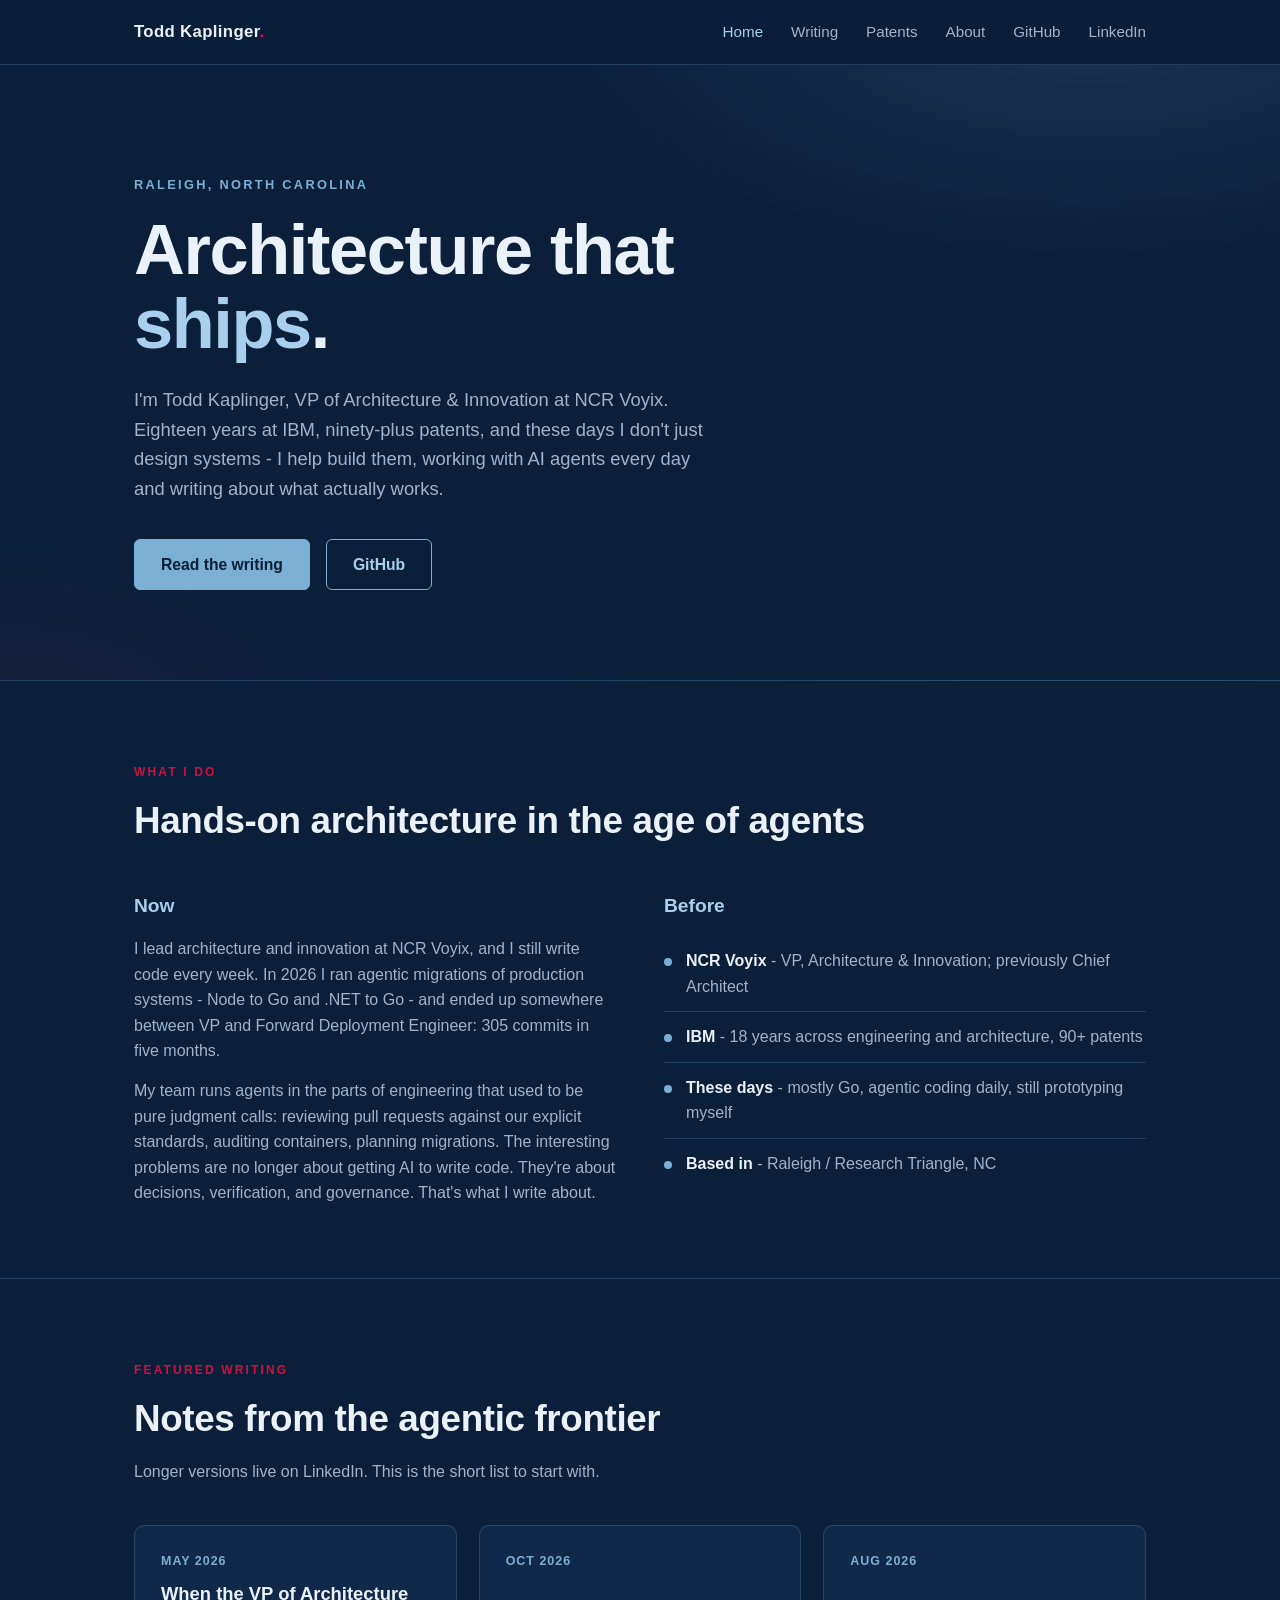
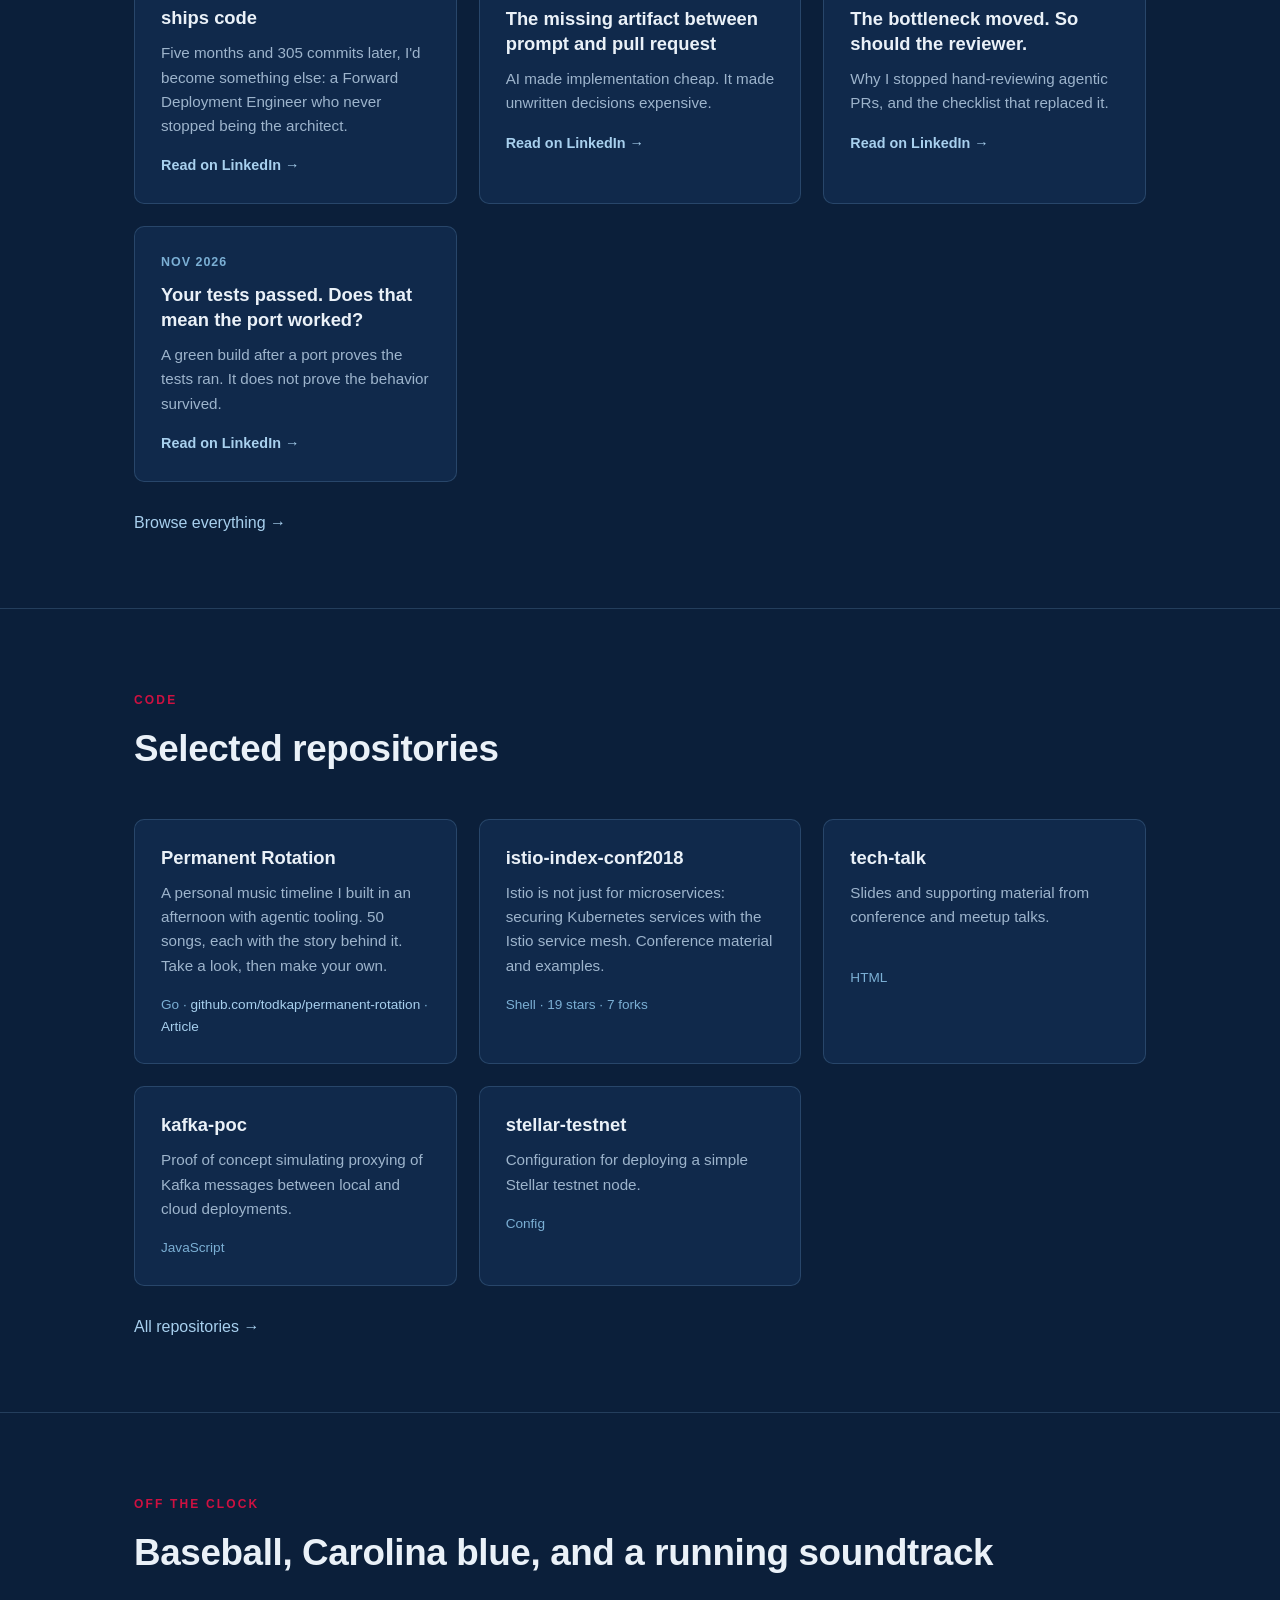
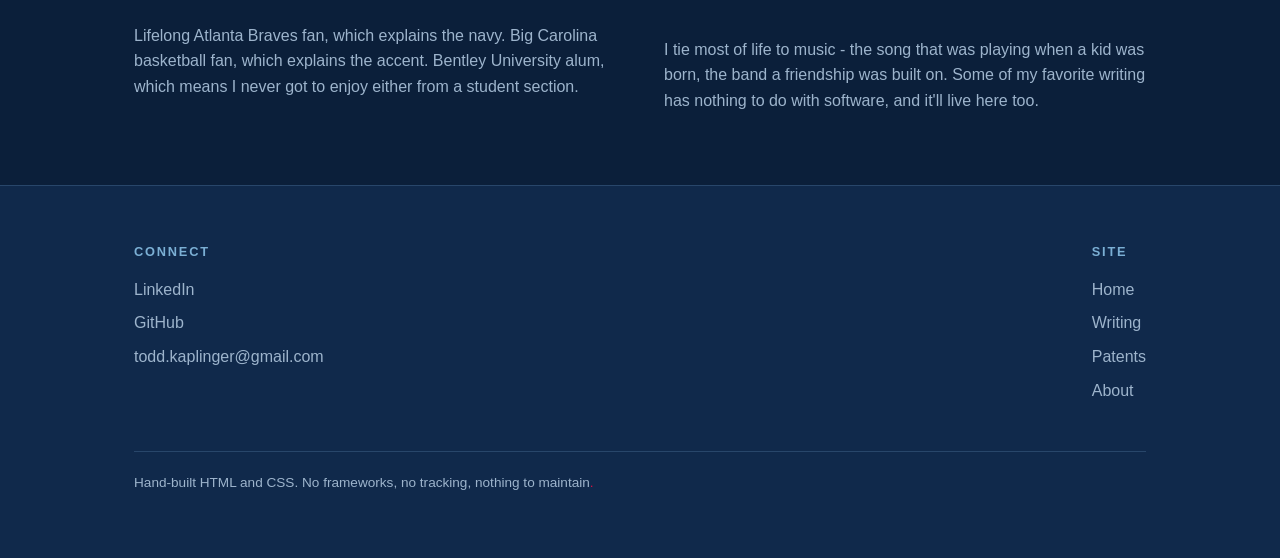
<file: index.html>
<!DOCTYPE html>
<html lang="en">
<head>
<meta charset="utf-8">
<meta name="viewport" content="width=device-width, initial-scale=1">
<title>Todd Kaplinger | Architecture that ships.</title>
<meta name="description" content="Todd Kaplinger: VP of Architecture & Innovation, hands-on architect writing about agentic engineering.">
<meta property="og:type" content="website">
<meta property="og:site_name" content="Todd Kaplinger">
<meta property="og:title" content="Todd Kaplinger | Architecture that ships.">
<meta property="og:description" content="Hands-on architecture, agentic engineering, and lessons from building production systems.">
<meta property="og:image" content="https://todkap.github.io/og.png">
<meta property="og:image:type" content="image/png">
<meta property="og:image:width" content="1200">
<meta property="og:image:height" content="630">
<meta property="og:image:alt" content="Todd Kaplinger. Architecture that ships. Agentic engineering. Systems. Teams.">
<meta name="twitter:card" content="summary_large_image">
<meta name="twitter:title" content="Todd Kaplinger | Architecture that ships.">
<meta name="twitter:description" content="Hands-on architecture, agentic engineering, and lessons from building production systems.">
<meta name="twitter:image" content="https://todkap.github.io/og.png">
<meta name="twitter:image:alt" content="Todd Kaplinger. Architecture that ships. Agentic engineering. Systems. Teams.">
<link rel="stylesheet" href="styles.css">
</head>
<body>

<nav>
  <div class="wrap">
    <a class="brand" href="index.html">Todd Kaplinger<span class="dot">.</span></a>
    <ul>
      <li><a href="index.html" class="active">Home</a></li>
      <li><a href="writing.html">Writing</a></li>
      <li><a href="patents.html">Patents</a></li>
      <li><a href="about.html">About</a></li>
      <li><a href="https://github.com/todkap">GitHub</a></li>
      <li><a href="https://www.linkedin.com/in/toddkaplinger/">LinkedIn</a></li>
    </ul>
  </div>
</nav>

<header class="hero">
  <div class="wrap">
    <p class="kicker">Raleigh, North Carolina</p>
    <h1>Architecture that <span class="accent">ships</span>.</h1>
    <p class="lede">
      I'm Todd Kaplinger, VP of Architecture &amp; Innovation at NCR Voyix.
      Eighteen years at IBM, ninety-plus patents, and these days I don't just
      design systems - I help build them, working with AI agents every day and
      writing about what actually works.
    </p>
    <div class="cta-row">
      <a class="btn" href="writing.html">Read the writing</a>
      <a class="btn ghost" href="https://github.com/todkap">GitHub</a>
    </div>
  </div>
</header>

<section id="work">
  <div class="wrap">
    <div class="section-head">
      <p class="eyebrow">What I do</p>
      <h2>Hands-on architecture in the age of agents</h2>
    </div>
    <div class="split">
      <div>
        <h3>Now</h3>
        <p>
          I lead architecture and innovation at NCR Voyix, and I still write
          code every week. In 2026 I ran agentic migrations of production
          systems - Node to Go and .NET to Go - and ended up somewhere between
          VP and Forward Deployment Engineer: 305 commits in five months.
        </p>
        <p>
          My team runs agents in the parts of engineering that used to be pure
          judgment calls: reviewing pull requests against our explicit
          standards, auditing containers, planning migrations. The interesting
          problems are no longer about getting AI to write code. They're about
          decisions, verification, and governance. That's what I write about.
        </p>
      </div>
      <div>
        <h3>Before</h3>
        <ul>
          <li><strong>NCR Voyix</strong> - VP, Architecture &amp; Innovation; previously Chief Architect</li>
          <li><strong>IBM</strong> - 18 years across engineering and architecture, 90+ patents</li>
          <li><strong>These days</strong> - mostly Go, agentic coding daily, still prototyping myself</li>
          <li><strong>Based in</strong> - Raleigh / Research Triangle, NC</li>
        </ul>
      </div>
    </div>
  </div>
</section>

<section id="featured">
  <div class="wrap">
    <div class="section-head">
      <p class="eyebrow">Featured writing</p>
      <h2>Notes from the agentic frontier</h2>
      <p>Longer versions live on LinkedIn. This is the short list to start with.</p>
    </div>
    <div class="cards">
      <article class="card">
        <p class="date">May 2026</p>
        <h3><a href="https://www.linkedin.com/pulse/when-vp-architecture-ships-code-my-unexpected-forward-todd-kaplinger-bn3xe/">When the VP of Architecture ships code</a></h3>
        <p>Five months and 305 commits later, I'd become something else: a Forward Deployment Engineer who never stopped being the architect.</p>
        <p class="more"><a href="https://www.linkedin.com/pulse/when-vp-architecture-ships-code-my-unexpected-forward-todd-kaplinger-bn3xe/">Read on LinkedIn &rarr;</a></p>
      </article>
      <article class="card">
        <p class="date">Oct 2026</p>
        <h3><a href="https://www.linkedin.com/pulse/missing-artifact-between-prompt-pull-request-todd-kaplinger-ycjhe/">The missing artifact between prompt and pull request</a></h3>
        <p>AI made implementation cheap. It made unwritten decisions expensive.</p>
        <p class="more"><a href="https://www.linkedin.com/pulse/missing-artifact-between-prompt-pull-request-todd-kaplinger-ycjhe/">Read on LinkedIn &rarr;</a></p>
      </article>
      <article class="card">
        <p class="date">Aug 2026</p>
        <h3><a href="https://www.linkedin.com/posts/toddkaplinger_stop-hand-reviewing-agentic-prs-activity-7493280458064023552-YL2f">The bottleneck moved. So should the reviewer.</a></h3>
        <p>Why I stopped hand-reviewing agentic PRs, and the checklist that replaced it.</p>
        <p class="more"><a href="https://www.linkedin.com/posts/toddkaplinger_stop-hand-reviewing-agentic-prs-activity-7493280458064023552-YL2f">Read on LinkedIn &rarr;</a></p>
      </article>
      <article class="card">
        <p class="date">Nov 2026</p>
        <h3><a href="https://www.linkedin.com/pulse/your-tests-passed-does-mean-port-worked-todd-kaplinger-5mfee/">Your tests passed. Does that mean the port worked?</a></h3>
        <p>A green build after a port proves the tests ran. It does not prove the behavior survived.</p>
        <p class="more"><a href="https://www.linkedin.com/pulse/your-tests-passed-does-mean-port-worked-todd-kaplinger-5mfee/">Read on LinkedIn &rarr;</a></p>
      </article>
    </div>
    <p style="margin-top:28px"><a href="writing.html">Browse everything &rarr;</a></p>
  </div>
</section>

<section id="code">
  <div class="wrap">
    <div class="section-head">
      <p class="eyebrow">Code</p>
      <h2>Selected repositories</h2>
    </div>
    <div class="cards">
      <article class="card">
        <h3><a href="https://todkap.github.io/permanent-rotation/">Permanent Rotation</a></h3>
        <p>A personal music timeline I built in an afternoon with agentic tooling. 50 songs, each with the story behind it. Take a look, then make your own.</p>
        <p class="meta">Go &middot; <a href="https://github.com/todkap/permanent-rotation">github.com/todkap/permanent-rotation</a> &middot; <a href="https://www.linkedin.com/pulse/permanent-rotation-agentic-project-end-year-todd-kaplinger-nky5c/">Article</a></p>
      </article>
      <article class="card">
        <h3><a href="https://github.com/todkap/istio-index-conf2018">istio-index-conf2018</a></h3>
        <p>Istio is not just for microservices: securing Kubernetes services with the Istio service mesh. Conference material and examples.</p>
        <p class="meta">Shell &middot; 19 stars &middot; 7 forks</p>
      </article>
      <article class="card">
        <h3><a href="https://github.com/todkap/tech-talk">tech-talk</a></h3>
        <p>Slides and supporting material from conference and meetup talks.</p>
        <p class="meta">HTML</p>
      </article>
      <article class="card">
        <h3><a href="https://github.com/todkap/kafka-poc">kafka-poc</a></h3>
        <p>Proof of concept simulating proxying of Kafka messages between local and cloud deployments.</p>
        <p class="meta">JavaScript</p>
      </article>
      <article class="card">
        <h3><a href="https://github.com/todkap/stellar-testnet">stellar-testnet</a></h3>
        <p>Configuration for deploying a simple Stellar testnet node.</p>
        <p class="meta">Config</p>
      </article>
    </div>
    <p style="margin-top:28px"><a href="https://github.com/todkap?tab=repositories">All repositories &rarr;</a></p>
  </div>
</section>

<section id="offclock">
  <div class="wrap">
    <div class="section-head">
      <p class="eyebrow">Off the clock</p>
      <h2>Baseball, Carolina blue, and a running soundtrack</h2>
    </div>
    <div class="split">
      <p>
        Lifelong Atlanta Braves fan, which explains the navy. Big Carolina
        basketball fan, which explains the accent. Bentley University alum,
        which means I never got to enjoy either from a student section.
      </p>
      <p>
        I tie most of life to music - the song that was playing when a kid was
        born, the band a friendship was built on. Some of my favorite writing
        has nothing to do with software, and it'll live here too.
      </p>
    </div>
  </div>
</section>

<footer>
  <div class="wrap">
    <div class="cols">
      <div>
        <h4>Connect</h4>
        <ul>
          <li><a href="https://www.linkedin.com/in/toddkaplinger/">LinkedIn</a></li>
          <li><a href="https://github.com/todkap">GitHub</a></li>
          <li><a href="mailto:todd.kaplinger@gmail.com">todd.kaplinger@gmail.com</a></li>
        </ul>
      </div>
      <div>
        <h4>Site</h4>
        <ul>
          <li><a href="index.html">Home</a></li>
          <li><a href="writing.html">Writing</a></li>
          <li><a href="patents.html">Patents</a></li>
      <li><a href="about.html">About</a></li>
        </ul>
      </div>
    </div>
    <p class="note">Hand-built HTML and CSS. No frameworks, no tracking, nothing to maintain<span class="dot">.</span></p>
  </div>
</footer>

</body>
</html>
</file>
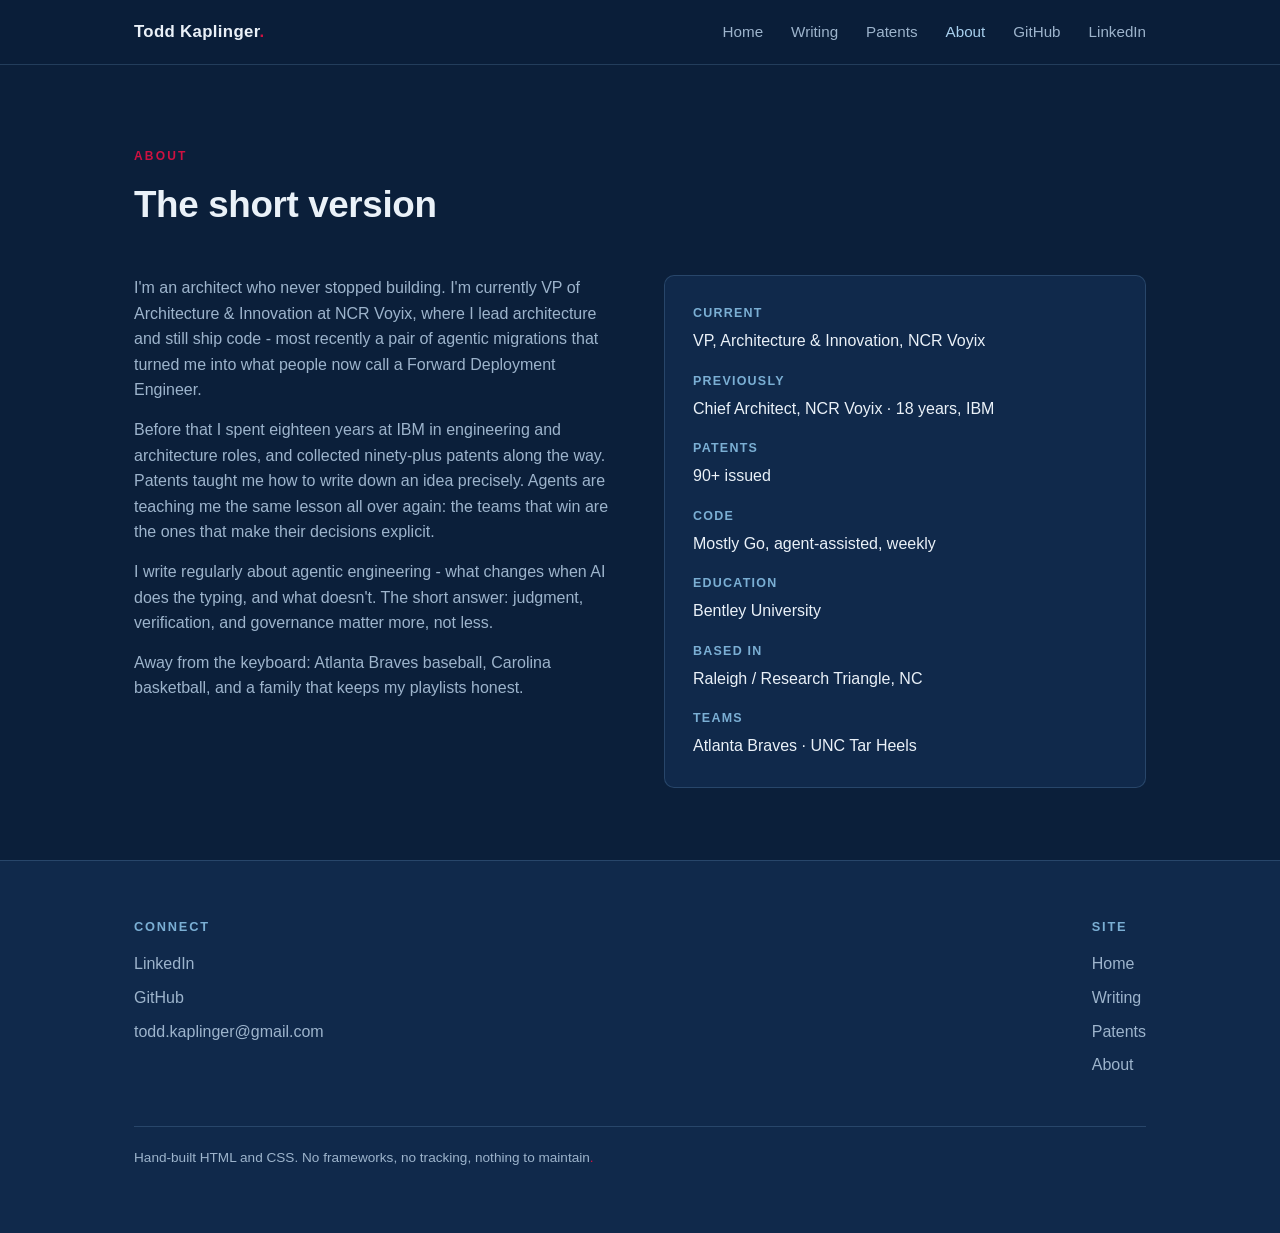
<file: about.html>
<!DOCTYPE html>
<html lang="en">
<head>
<meta charset="utf-8">
<meta name="viewport" content="width=device-width, initial-scale=1">
<title>About - Todd Kaplinger</title>
<meta name="description" content="About Todd Kaplinger: architect, builder, writer.">
<meta property="og:type" content="website">
<meta property="og:site_name" content="Todd Kaplinger">
<meta property="og:title" content="About | Todd Kaplinger">
<meta property="og:description" content="Architect, builder, and writer. The background behind Architecture that ships.">
<meta property="og:image" content="https://todkap.github.io/og.png">
<meta property="og:image:type" content="image/png">
<meta property="og:image:width" content="1200">
<meta property="og:image:height" content="630">
<meta property="og:image:alt" content="Todd Kaplinger. Architecture that ships. Agentic engineering. Systems. Teams.">
<meta name="twitter:card" content="summary_large_image">
<meta name="twitter:title" content="About | Todd Kaplinger">
<meta name="twitter:description" content="Architect, builder, and writer. The background behind Architecture that ships.">
<meta name="twitter:image" content="https://todkap.github.io/og.png">
<meta name="twitter:image:alt" content="Todd Kaplinger. Architecture that ships. Agentic engineering. Systems. Teams.">
<link rel="stylesheet" href="styles.css">
</head>
<body>

<nav>
  <div class="wrap">
    <a class="brand" href="index.html">Todd Kaplinger<span class="dot">.</span></a>
    <ul>
      <li><a href="index.html">Home</a></li>
      <li><a href="writing.html">Writing</a></li>
      <li><a href="patents.html">Patents</a></li>
      <li><a href="about.html" class="active">About</a></li>
      <li><a href="https://github.com/todkap">GitHub</a></li>
      <li><a href="https://www.linkedin.com/in/toddkaplinger/">LinkedIn</a></li>
    </ul>
  </div>
</nav>

<section>
  <div class="wrap">
    <div class="section-head">
      <p class="eyebrow">About</p>
      <h2>The short version</h2>
    </div>
    <div class="split">
      <div>
        <p>
          I'm an architect who never stopped building. I'm currently VP of
          Architecture &amp; Innovation at NCR Voyix, where I lead architecture
          and still ship code - most recently a pair of agentic migrations that
          turned me into what people now call a Forward Deployment Engineer.
        </p>
        <p>
          Before that I spent eighteen years at IBM in engineering and
          architecture roles, and collected ninety-plus patents along the way.
          Patents taught me how to write down an idea precisely. Agents are
          teaching me the same lesson all over again: the teams that win are
          the ones that make their decisions explicit.
        </p>
        <p>
          I write regularly about agentic engineering - what changes when AI
          does the typing, and what doesn't. The short answer: judgment,
          verification, and governance matter more, not less.
        </p>
        <p>
          Away from the keyboard: Atlanta Braves baseball, Carolina basketball,
          and a family that keeps my playlists honest.
        </p>
      </div>
      <div>
        <dl class="facts">
          <dt>Current</dt>
          <dd>VP, Architecture &amp; Innovation, NCR Voyix</dd>
          <dt>Previously</dt>
          <dd>Chief Architect, NCR Voyix &middot; 18 years, IBM</dd>
          <dt>Patents</dt>
          <dd>90+ issued</dd>
          <dt>Code</dt>
          <dd>Mostly Go, agent-assisted, weekly</dd>
          <dt>Education</dt>
          <dd>Bentley University</dd>
          <dt>Based in</dt>
          <dd>Raleigh / Research Triangle, NC</dd>
          <dt>Teams</dt>
          <dd>Atlanta Braves &middot; UNC Tar Heels</dd>
        </dl>
      </div>
    </div>
  </div>
</section>

<footer>
  <div class="wrap">
    <div class="cols">
      <div>
        <h4>Connect</h4>
        <ul>
          <li><a href="https://www.linkedin.com/in/toddkaplinger/">LinkedIn</a></li>
          <li><a href="https://github.com/todkap">GitHub</a></li>
          <li><a href="mailto:todd.kaplinger@gmail.com">todd.kaplinger@gmail.com</a></li>
        </ul>
      </div>
      <div>
        <h4>Site</h4>
        <ul>
          <li><a href="index.html">Home</a></li>
          <li><a href="writing.html">Writing</a></li>
          <li><a href="patents.html">Patents</a></li>
      <li><a href="about.html">About</a></li>
        </ul>
      </div>
    </div>
    <p class="note">Hand-built HTML and CSS. No frameworks, no tracking, nothing to maintain<span class="dot">.</span></p>
  </div>
</footer>

</body>
</html>
</file>
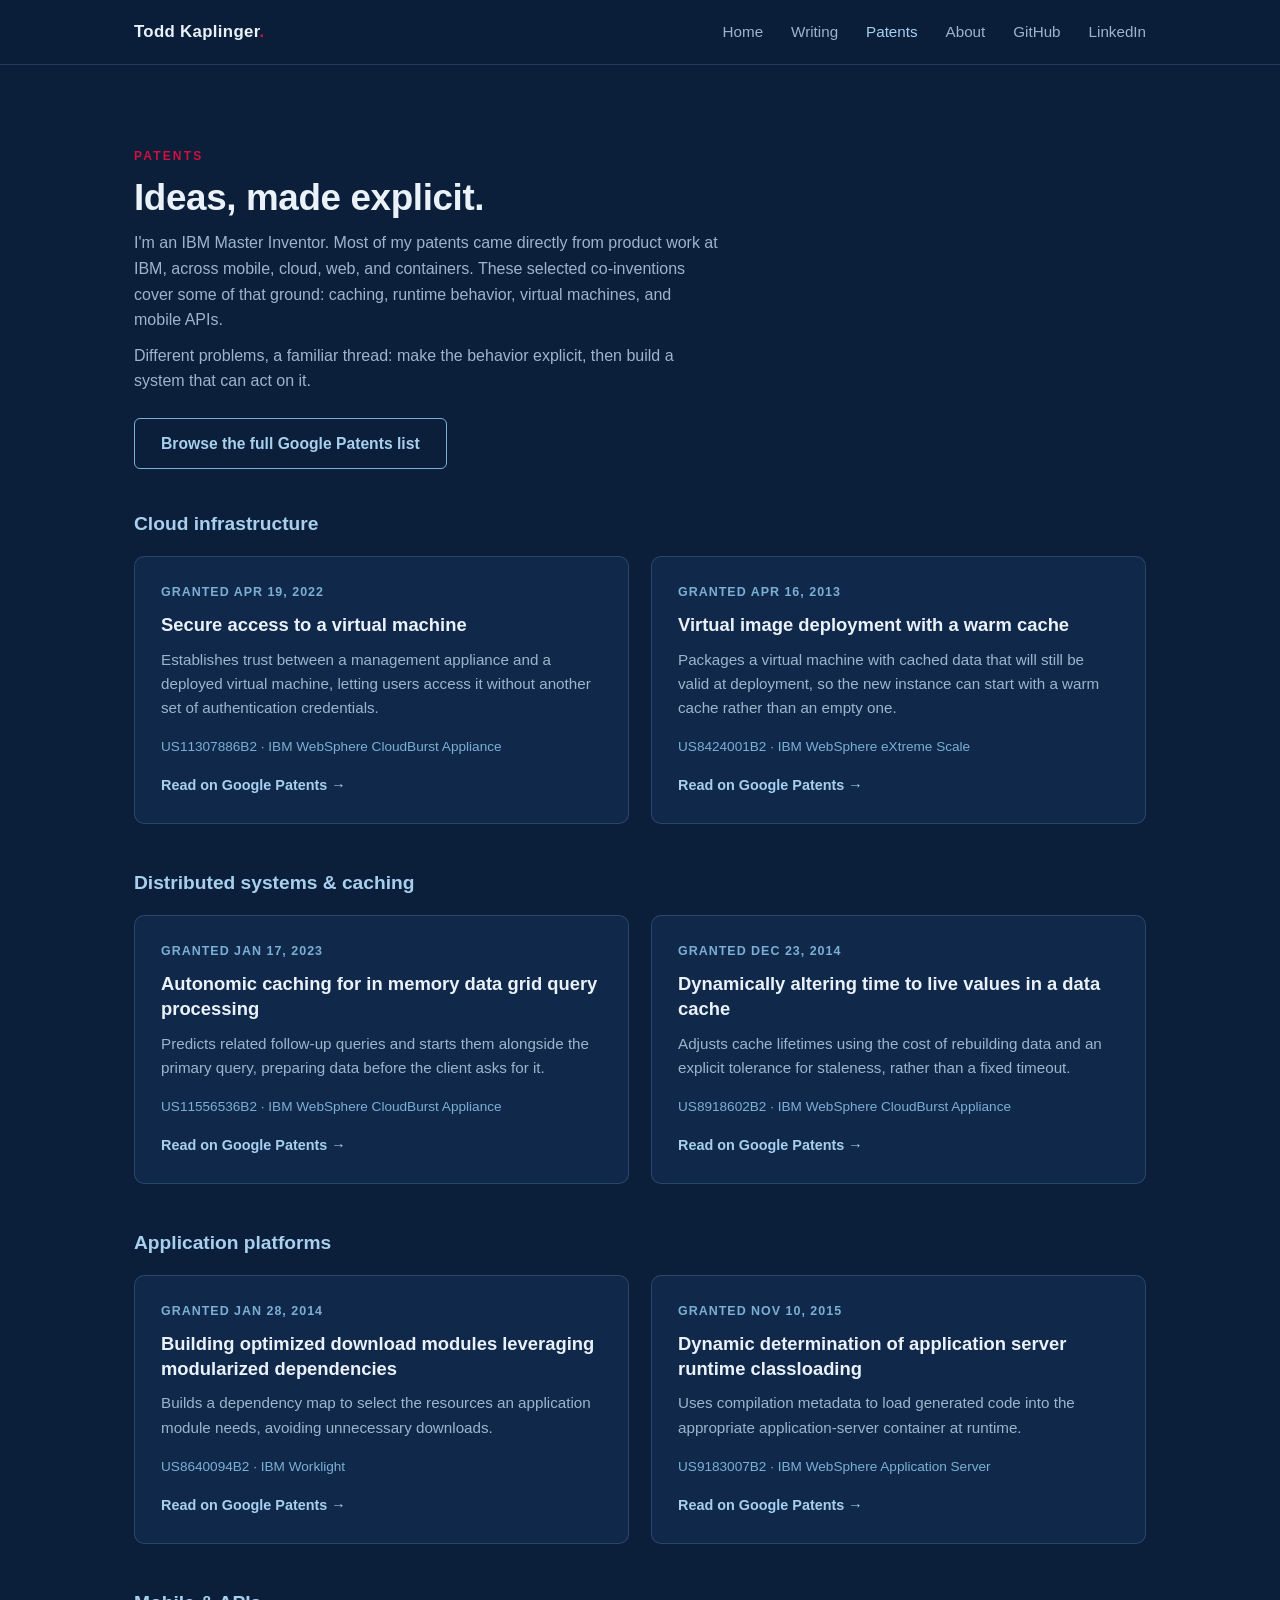
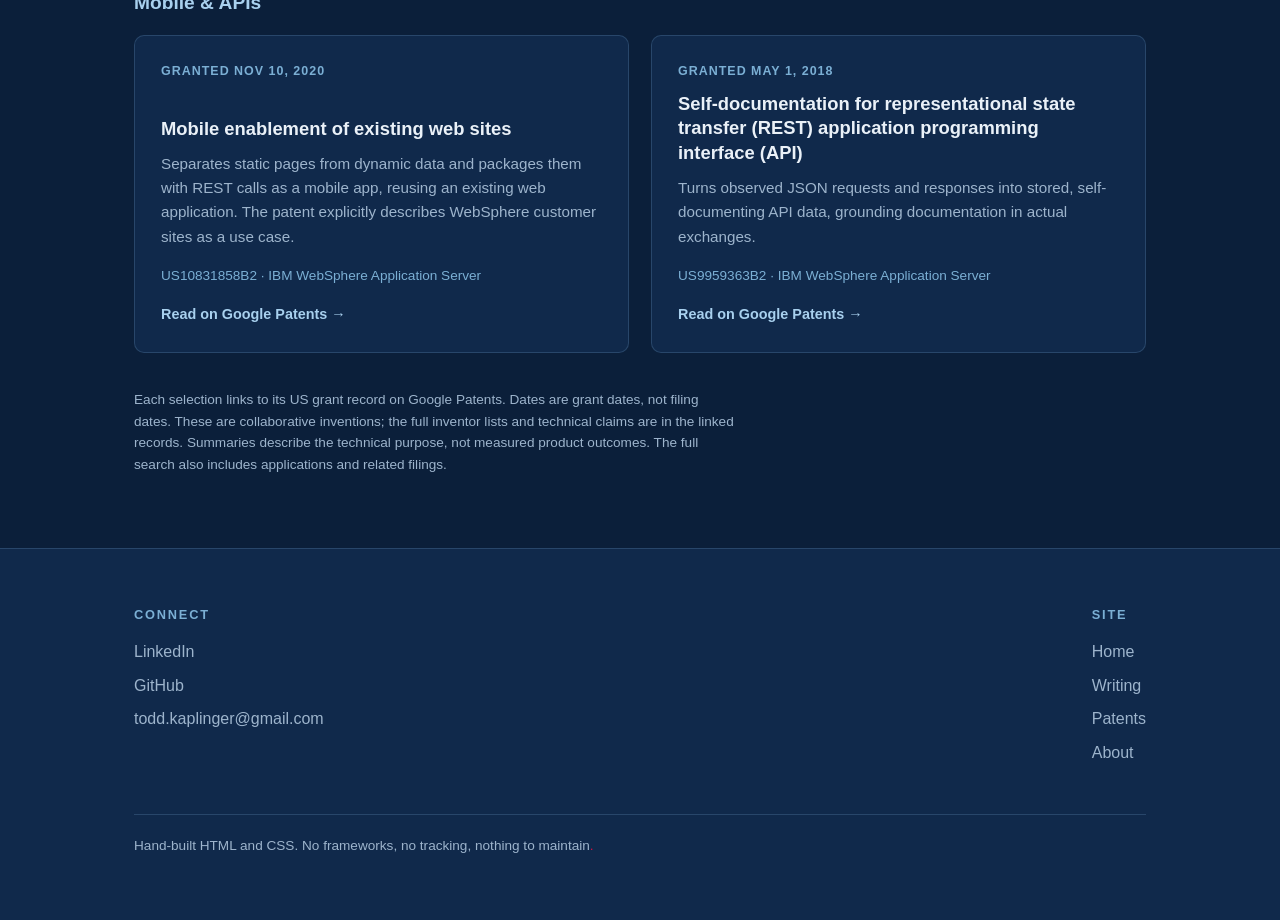
<file: patents.html>
<!DOCTYPE html>
<html lang="en">
<head>
<meta charset="utf-8">
<meta name="viewport" content="width=device-width, initial-scale=1">
<title>Patents - Todd Kaplinger</title>
<meta name="description" content="Selected patents by Todd Kaplinger, IBM Master Inventor, spanning cloud infrastructure, distributed systems, application platforms, mobile, and APIs.">
<meta property="og:type" content="website">
<meta property="og:site_name" content="Todd Kaplinger">
<meta property="og:title" content="Patents | Todd Kaplinger">
<meta property="og:description" content="IBM Master Inventor. Selected patents in distributed systems, application platforms, mobile, and APIs.">
<meta property="og:image" content="https://todkap.github.io/og.png">
<meta property="og:image:type" content="image/png">
<meta property="og:image:width" content="1200">
<meta property="og:image:height" content="630">
<meta property="og:image:alt" content="Todd Kaplinger. Architecture that ships. Agentic engineering. Systems. Teams.">
<meta name="twitter:card" content="summary_large_image">
<meta name="twitter:title" content="Patents | Todd Kaplinger">
<meta name="twitter:description" content="IBM Master Inventor. Selected patents in distributed systems, application platforms, mobile, and APIs.">
<meta name="twitter:image" content="https://todkap.github.io/og.png">
<meta name="twitter:image:alt" content="Todd Kaplinger. Architecture that ships. Agentic engineering. Systems. Teams.">
<link rel="stylesheet" href="styles.css">
<style>
.patents .section-head h1 { font-size: clamp(1.7rem, 3.5vw, 2.3rem); letter-spacing: -0.01em; line-height: 1.2; }
.patents .section-head .intro { max-width: 66ch; }
.patents .section-head .cta-row { margin-top: 24px; }
.patent-group + .patent-group { margin-top: 44px; }
.patent-group h2 { font-size: 1.2rem; margin-bottom: 16px; color: var(--carolina-bright); }
.patents .cards { grid-template-columns: repeat(2, minmax(0, 1fr)); }
.patents .card { min-width: 0; }
.patents .card h3 { overflow-wrap: anywhere; }
.patents .source-note { margin-top: 36px; color: var(--muted); font-size: 0.85rem; max-width: 80ch; }
a:focus-visible { outline: 2px solid var(--carolina-bright); outline-offset: 5px; }
@media (max-width: 760px) { .patents .cards { grid-template-columns: 1fr; } }
</style>
</head>
<body>

<nav>
  <div class="wrap">
    <a class="brand" href="index.html">Todd Kaplinger<span class="dot">.</span></a>
    <ul>
      <li><a href="index.html">Home</a></li>
      <li><a href="writing.html">Writing</a></li>
      <li><a href="patents.html" class="active" aria-current="page">Patents</a></li>
      <li><a href="about.html">About</a></li>
      <li><a href="https://github.com/todkap">GitHub</a></li>
      <li><a href="https://www.linkedin.com/in/toddkaplinger/">LinkedIn</a></li>
    </ul>
  </div>
</nav>

<main>
<section class="patents">
  <div class="wrap">
    <div class="section-head">
      <p class="eyebrow">Patents</p>
      <h1>Ideas, made explicit.</h1>
      <p class="intro">I'm an IBM Master Inventor. Most of my patents came directly from product work at IBM, across mobile, cloud, web, and containers. These selected co-inventions cover some of that ground: caching, runtime behavior, virtual machines, and mobile APIs.</p>
      <p class="intro">Different problems, a familiar thread: make the behavior explicit, then build a system that can act on it.</p>
      <div class="cta-row">
        <a class="btn ghost" href="https://patents.google.com/?inventor=Todd+Kaplinger">Browse the full Google Patents list</a>
      </div>
    </div>
    <div class="patent-group">
      <h2>Cloud infrastructure</h2>
      <div class="cards">
        <article class="card">
          <p class="date">Granted Apr 19, 2022</p>
          <h3><a href="https://patents.google.com/patent/US11307886B2/en">Secure access to a virtual machine</a></h3>
          <p>Establishes trust between a management appliance and a deployed virtual machine, letting users access it without another set of authentication credentials.</p>
          <div class="meta">US11307886B2 &middot; IBM WebSphere CloudBurst Appliance</div>
          <a class="more" href="https://patents.google.com/patent/US11307886B2/en">Read on Google Patents &rarr;</a>
        </article>
        <article class="card">
          <p class="date">Granted Apr 16, 2013</p>
          <h3><a href="https://patents.google.com/patent/US8424001B2/en">Virtual image deployment with a warm cache</a></h3>
          <p>Packages a virtual machine with cached data that will still be valid at deployment, so the new instance can start with a warm cache rather than an empty one.</p>
          <div class="meta">US8424001B2 &middot; IBM WebSphere eXtreme Scale</div>
          <a class="more" href="https://patents.google.com/patent/US8424001B2/en">Read on Google Patents &rarr;</a>
        </article>
      </div>
    </div>
    <div class="patent-group">
      <h2>Distributed systems &amp; caching</h2>
      <div class="cards">
        <article class="card">
          <p class="date">Granted Jan 17, 2023</p>
          <h3><a href="https://patents.google.com/patent/US11556536B2/en">Autonomic caching for in memory data grid query processing</a></h3>
          <p>Predicts related follow-up queries and starts them alongside the primary query, preparing data before the client asks for it.</p>
          <div class="meta">US11556536B2 &middot; IBM WebSphere CloudBurst Appliance</div>
          <a class="more" href="https://patents.google.com/patent/US11556536B2/en">Read on Google Patents &rarr;</a>
        </article>
        <article class="card">
          <p class="date">Granted Dec 23, 2014</p>
          <h3><a href="https://patents.google.com/patent/US8918602">Dynamically altering time to live values in a data cache</a></h3>
          <p>Adjusts cache lifetimes using the cost of rebuilding data and an explicit tolerance for staleness, rather than a fixed timeout.</p>
          <div class="meta">US8918602B2 &middot; IBM WebSphere CloudBurst Appliance</div>
          <a class="more" href="https://patents.google.com/patent/US8918602">Read on Google Patents &rarr;</a>
        </article>
      </div>
    </div>
    <div class="patent-group">
      <h2>Application platforms</h2>
      <div class="cards">
        <article class="card">
          <p class="date">Granted Jan 28, 2014</p>
          <h3><a href="https://patents.google.com/patent/US8640094">Building optimized download modules leveraging modularized dependencies</a></h3>
          <p>Builds a dependency map to select the resources an application module needs, avoiding unnecessary downloads.</p>
          <div class="meta">US8640094B2 &middot; IBM Worklight</div>
          <a class="more" href="https://patents.google.com/patent/US8640094">Read on Google Patents &rarr;</a>
        </article>
        <article class="card">
          <p class="date">Granted Nov 10, 2015</p>
          <h3><a href="https://patents.google.com/patent/US9183007">Dynamic determination of application server runtime classloading</a></h3>
          <p>Uses compilation metadata to load generated code into the appropriate application-server container at runtime.</p>
          <div class="meta">US9183007B2 &middot; IBM WebSphere Application Server</div>
          <a class="more" href="https://patents.google.com/patent/US9183007">Read on Google Patents &rarr;</a>
        </article>
      </div>
    </div>
    <div class="patent-group">
      <h2>Mobile &amp; APIs</h2>
      <div class="cards">
        <article class="card">
          <p class="date">Granted Nov 10, 2020</p>
          <h3><a href="https://patents.google.com/patent/US10831858B2/en">Mobile enablement of existing web sites</a></h3>
          <p>Separates static pages from dynamic data and packages them with REST calls as a mobile app, reusing an existing web application. The patent explicitly describes WebSphere customer sites as a use case.</p>
          <div class="meta">US10831858B2 &middot; IBM WebSphere Application Server</div>
          <a class="more" href="https://patents.google.com/patent/US10831858B2/en">Read on Google Patents &rarr;</a>
        </article>
        <article class="card">
          <p class="date">Granted May 1, 2018</p>
          <h3><a href="https://patents.google.com/patent/US9959363B2/en">Self-documentation for representational state transfer (REST) application programming interface (API)</a></h3>
          <p>Turns observed JSON requests and responses into stored, self-documenting API data, grounding documentation in actual exchanges.</p>
          <div class="meta">US9959363B2 &middot; IBM WebSphere Application Server</div>
          <a class="more" href="https://patents.google.com/patent/US9959363B2/en">Read on Google Patents &rarr;</a>
        </article>
      </div>
    </div>
    <p class="source-note">Each selection links to its US grant record on Google Patents. Dates are grant dates, not filing dates. These are collaborative inventions; the full inventor lists and technical claims are in the linked records. Summaries describe the technical purpose, not measured product outcomes. The full search also includes applications and related filings.</p>
  </div>
</section>
</main>

<footer>
  <div class="wrap">
    <div class="cols">
      <div>
        <h4>Connect</h4>
        <ul>
          <li><a href="https://www.linkedin.com/in/toddkaplinger/">LinkedIn</a></li>
          <li><a href="https://github.com/todkap">GitHub</a></li>
          <li><a href="mailto:todd.kaplinger@gmail.com">todd.kaplinger@gmail.com</a></li>
        </ul>
      </div>
      <div>
        <h4>Site</h4>
        <ul>
          <li><a href="index.html">Home</a></li>
          <li><a href="writing.html">Writing</a></li>
          <li><a href="patents.html">Patents</a></li>
      <li><a href="about.html">About</a></li>
        </ul>
      </div>
    </div>
    <p class="note">Hand-built HTML and CSS. No frameworks, no tracking, nothing to maintain<span class="dot">.</span></p>
  </div>
</footer>

</body>
</html>
</file>
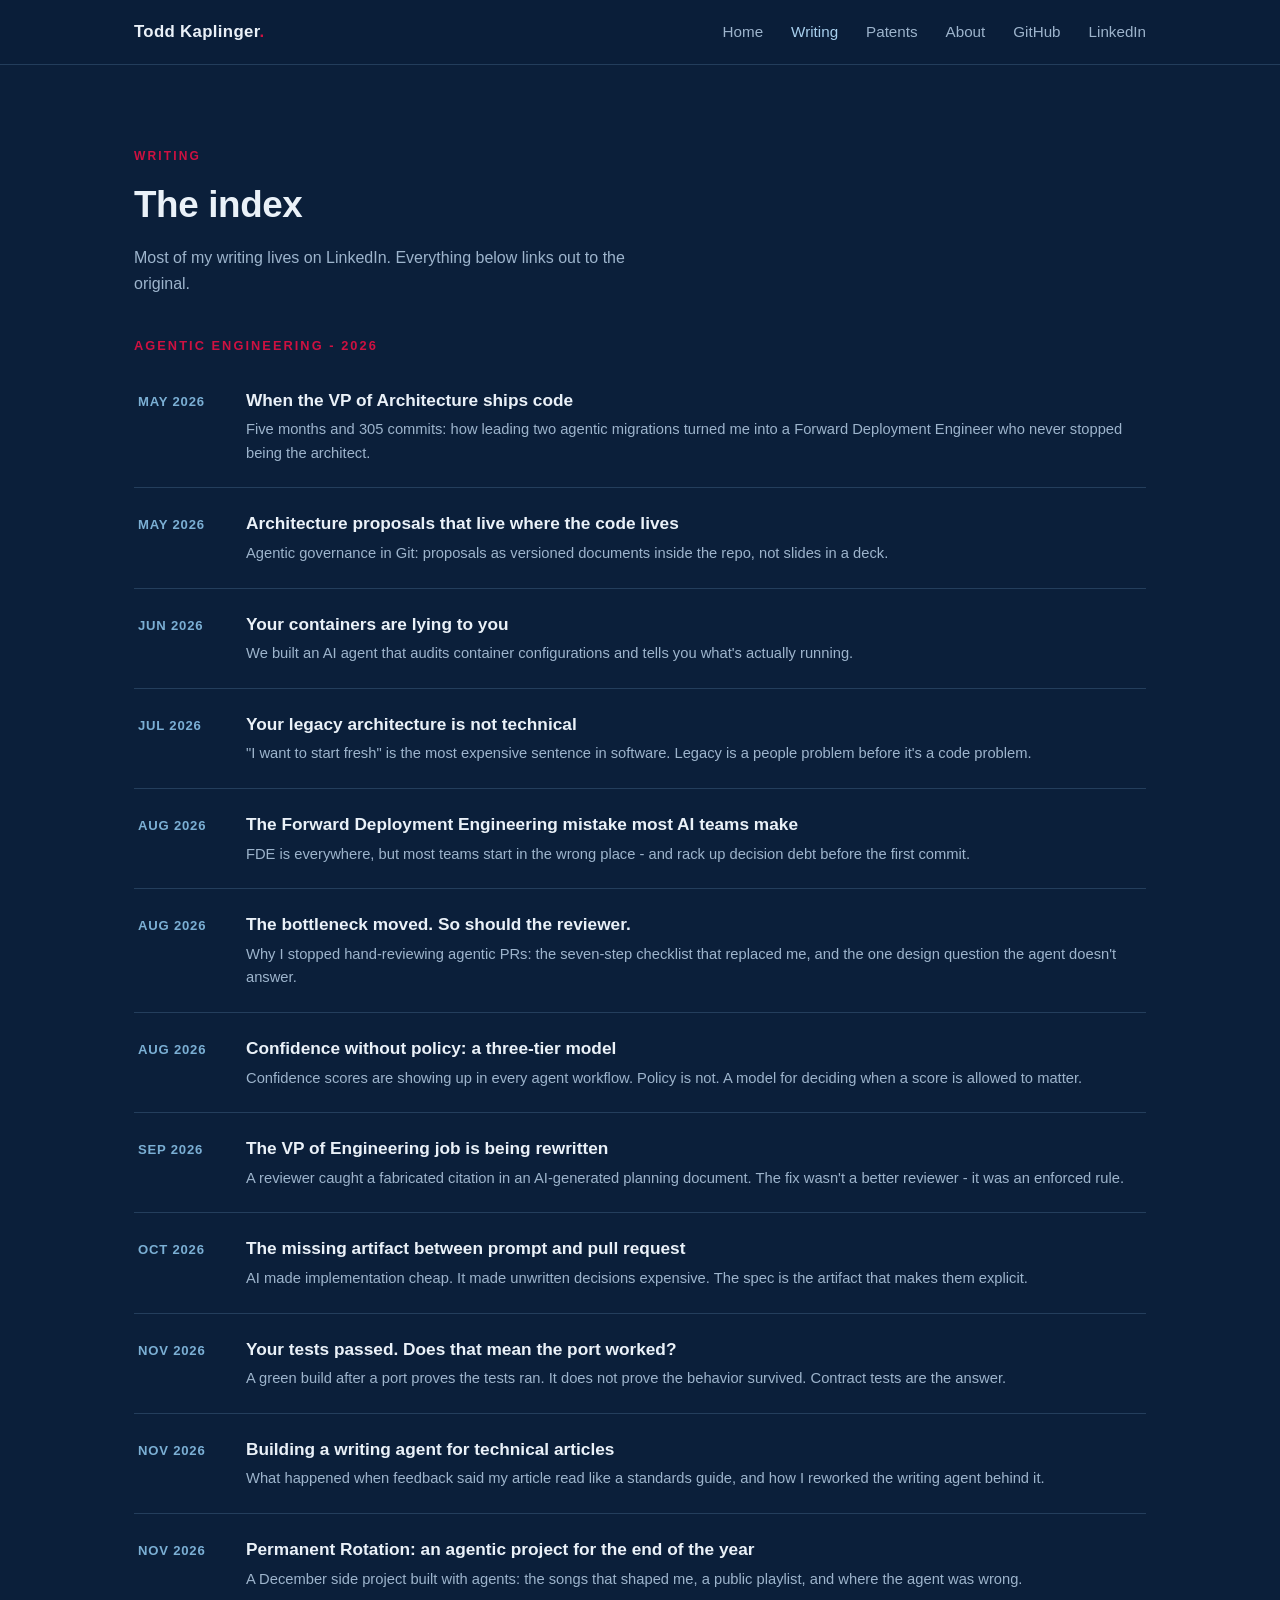
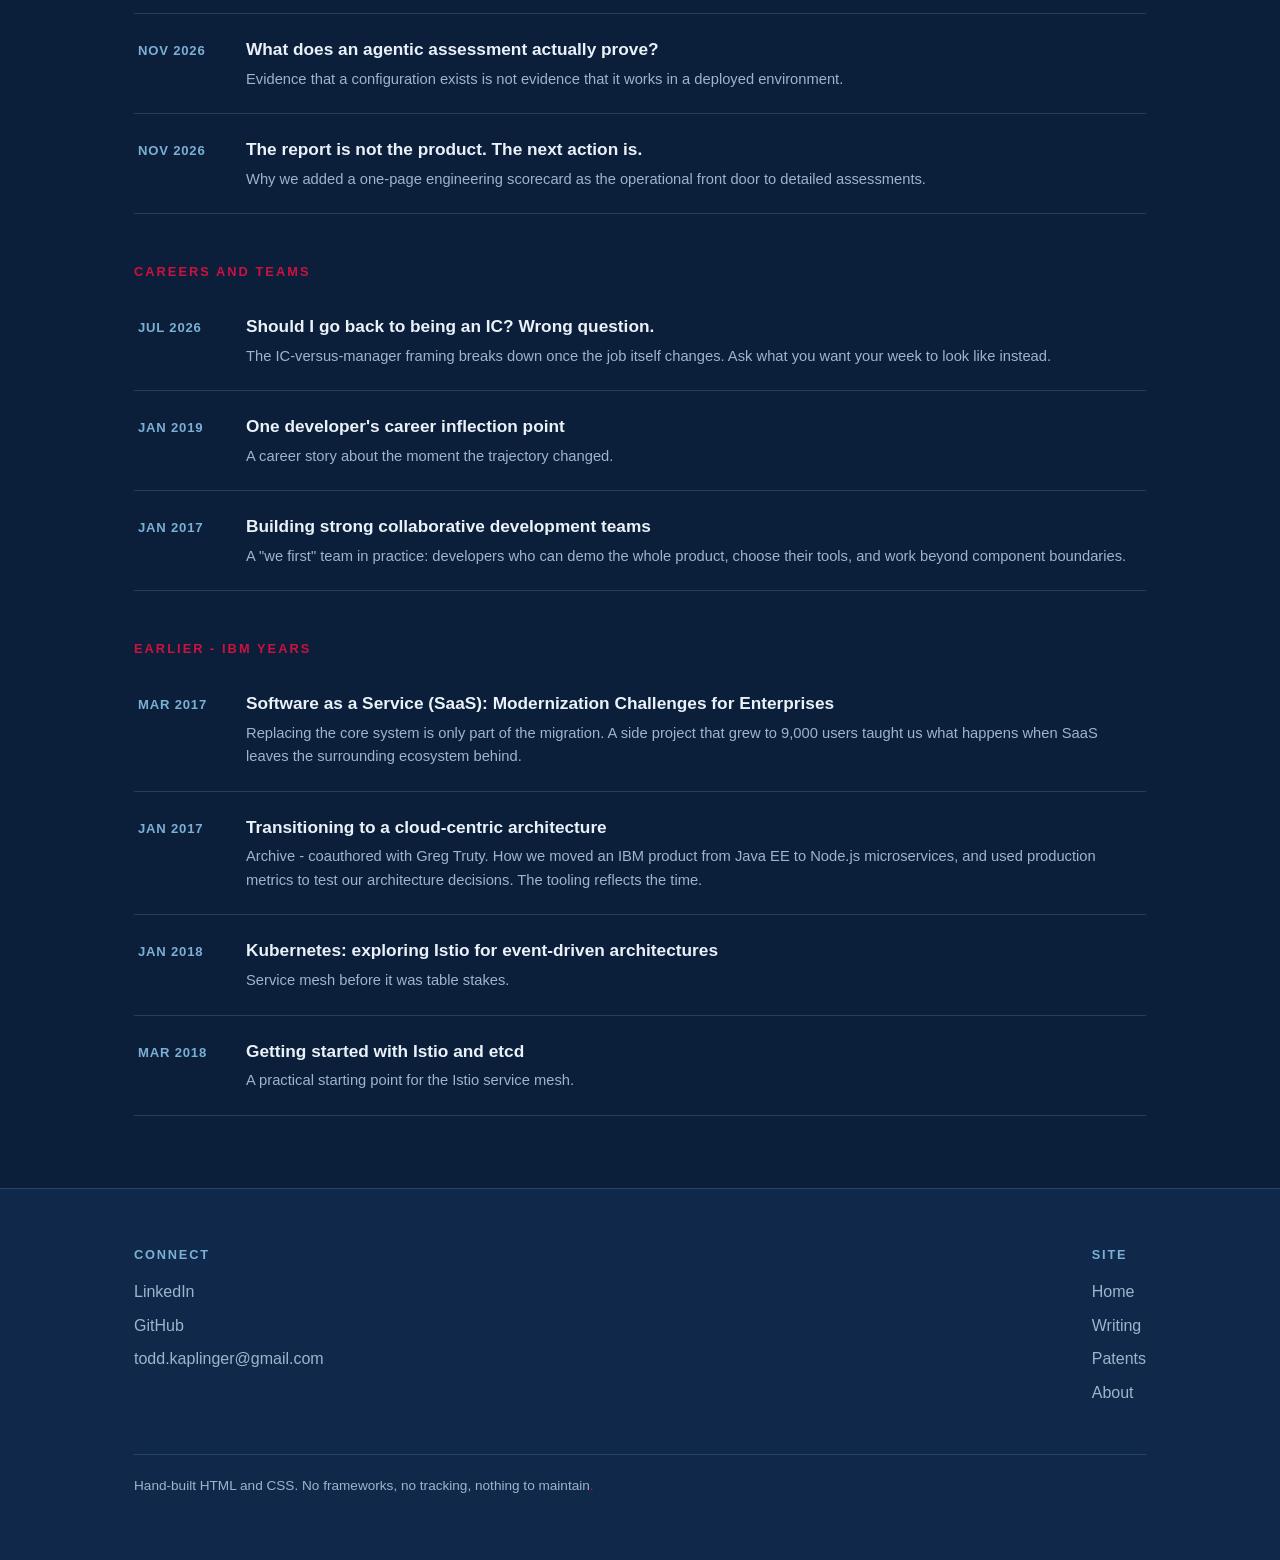
<file: writing.html>
<!DOCTYPE html>
<html lang="en">
<head>
<meta charset="utf-8">
<meta name="viewport" content="width=device-width, initial-scale=1">
<title>Writing - Todd Kaplinger</title>
<meta name="description" content="Articles and posts by Todd Kaplinger on agentic engineering, architecture, and careers.">
<meta property="og:type" content="website">
<meta property="og:site_name" content="Todd Kaplinger">
<meta property="og:title" content="Writing | Todd Kaplinger">
<meta property="og:description" content="Articles on agentic engineering, modernizing systems, and building strong engineering teams.">
<meta property="og:image" content="https://todkap.github.io/og.png">
<meta property="og:image:type" content="image/png">
<meta property="og:image:width" content="1200">
<meta property="og:image:height" content="630">
<meta property="og:image:alt" content="Todd Kaplinger. Architecture that ships. Agentic engineering. Systems. Teams.">
<meta name="twitter:card" content="summary_large_image">
<meta name="twitter:title" content="Writing | Todd Kaplinger">
<meta name="twitter:description" content="Articles on agentic engineering, modernizing systems, and building strong engineering teams.">
<meta name="twitter:image" content="https://todkap.github.io/og.png">
<meta name="twitter:image:alt" content="Todd Kaplinger. Architecture that ships. Agentic engineering. Systems. Teams.">
<link rel="stylesheet" href="styles.css">
</head>
<body>

<nav>
  <div class="wrap">
    <a class="brand" href="index.html">Todd Kaplinger<span class="dot">.</span></a>
    <ul>
      <li><a href="index.html">Home</a></li>
      <li><a href="writing.html" class="active">Writing</a></li>
      <li><a href="patents.html">Patents</a></li>
      <li><a href="about.html">About</a></li>
      <li><a href="https://github.com/todkap">GitHub</a></li>
      <li><a href="https://www.linkedin.com/in/toddkaplinger/">LinkedIn</a></li>
    </ul>
  </div>
</nav>

<section>
  <div class="wrap">
    <div class="section-head">
      <p class="eyebrow">Writing</p>
      <h2>The index</h2>
      <p>Most of my writing lives on LinkedIn. Everything below links out to the original.</p>
    </div>

    <h3 class="group-title">Agentic engineering - 2026</h3>

    <a class="article" href="https://www.linkedin.com/pulse/when-vp-architecture-ships-code-my-unexpected-forward-todd-kaplinger-bn3xe/">
      <div class="row">
        <span class="when">May 2026</span>
        <span class="body">
          <h3>When the VP of Architecture ships code</h3>
          <p>Five months and 305 commits: how leading two agentic migrations turned me into a Forward Deployment Engineer who never stopped being the architect.</p>
        </span>
      </div>
    </a>

    <a class="article" href="https://www.linkedin.com/pulse/architecture-proposals-live-where-code-lives-agentic-git-kaplinger-h0bte">
      <div class="row">
        <span class="when">May 2026</span>
        <span class="body">
          <h3>Architecture proposals that live where the code lives</h3>
          <p>Agentic governance in Git: proposals as versioned documents inside the repo, not slides in a deck.</p>
        </span>
      </div>
    </a>

    <a class="article" href="https://www.linkedin.com/posts/toddkaplinger_we-built-an-ai-agent-that-audits-container-activity-7475436480736391168-cmOE">
      <div class="row">
        <span class="when">Jun 2026</span>
        <span class="body">
          <h3>Your containers are lying to you</h3>
          <p>We built an AI agent that audits container configurations and tells you what's actually running.</p>
        </span>
      </div>
    </a>

    <a class="article" href="https://www.linkedin.com/posts/toddkaplinger_your-legacy-architecture-is-not-technical-activity-7483113241036959745-qP8C">
      <div class="row">
        <span class="when">Jul 2026</span>
        <span class="body">
          <h3>Your legacy architecture is not technical</h3>
          <p>"I want to start fresh" is the most expensive sentence in software. Legacy is a people problem before it's a code problem.</p>
        </span>
      </div>
    </a>

    <a class="article" href="https://www.linkedin.com/pulse/forward-deployment-engineering-mistake-most-ai-teams-make-kaplinger-yzine/">
      <div class="row">
        <span class="when">Aug 2026</span>
        <span class="body">
          <h3>The Forward Deployment Engineering mistake most AI teams make</h3>
          <p>FDE is everywhere, but most teams start in the wrong place - and rack up decision debt before the first commit.</p>
        </span>
      </div>
    </a>

    <a class="article" href="https://www.linkedin.com/pulse/stop-hand-reviewing-agentic-prs-todd-kaplinger-gw5me">
      <div class="row">
        <span class="when">Aug 2026</span>
        <span class="body">
          <h3>The bottleneck moved. So should the reviewer.</h3>
          <p>Why I stopped hand-reviewing agentic PRs: the seven-step checklist that replaced me, and the one design question the agent doesn't answer.</p>
        </span>
      </div>
    </a>

    <a class="article" href="https://www.linkedin.com/pulse/confidence-without-policy-three-tier-model-reliable-ai-todd-kaplinger-p9kce">
      <div class="row">
        <span class="when">Aug 2026</span>
        <span class="body">
          <h3>Confidence without policy: a three-tier model</h3>
          <p>Confidence scores are showing up in every agent workflow. Policy is not. A model for deciding when a score is allowed to matter.</p>
        </span>
      </div>
    </a>

    <a class="article" href="https://www.linkedin.com/pulse/vp-engineering-job-being-rewritten-agents-we-build-todd-kaplinger-awn5e">
      <div class="row">
        <span class="when">Sep 2026</span>
        <span class="body">
          <h3>The VP of Engineering job is being rewritten</h3>
          <p>A reviewer caught a fabricated citation in an AI-generated planning document. The fix wasn't a better reviewer - it was an enforced rule.</p>
        </span>
      </div>
    </a>

    <a class="article" href="https://www.linkedin.com/pulse/missing-artifact-between-prompt-pull-request-todd-kaplinger-ycjhe/">
      <div class="row">
        <span class="when">Oct 2026</span>
        <span class="body">
          <h3>The missing artifact between prompt and pull request</h3>
          <p>AI made implementation cheap. It made unwritten decisions expensive. The spec is the artifact that makes them explicit.</p>
        </span>
      </div>
    </a>

    <a class="article" href="https://www.linkedin.com/pulse/your-tests-passed-does-mean-port-worked-todd-kaplinger-5mfee/">
      <div class="row">
        <span class="when">Nov 2026</span>
        <span class="body">
          <h3>Your tests passed. Does that mean the port worked?</h3>
          <p>A green build after a port proves the tests ran. It does not prove the behavior survived. Contract tests are the answer.</p>
        </span>
      </div>
    </a>

    <a class="article" href="https://www.linkedin.com/pulse/building-writing-agent-technical-articles-todd-kaplinger-e2x6e/">
      <div class="row">
        <span class="when">Nov 2026</span>
        <span class="body">
          <h3>Building a writing agent for technical articles</h3>
          <p>What happened when feedback said my article read like a standards guide, and how I reworked the writing agent behind it.</p>
        </span>
      </div>
    </a>

    <a class="article" href="https://www.linkedin.com/pulse/permanent-rotation-agentic-project-end-year-todd-kaplinger-nky5c">
      <div class="row">
        <span class="when">Nov 2026</span>
        <span class="body">
          <h3>Permanent Rotation: an agentic project for the end of the year</h3>
          <p>A December side project built with agents: the songs that shaped me, a public playlist, and where the agent was wrong.</p>
        </span>
      </div>
    </a>

    <a class="article" href="https://www.linkedin.com/pulse/what-does-agentic-assessment-actually-prove-todd-kaplinger-cvave">
      <div class="row">
        <span class="when">Nov 2026</span>
        <span class="body">
          <h3>What does an agentic assessment actually prove?</h3>
          <p>Evidence that a configuration exists is not evidence that it works in a deployed environment.</p>
        </span>
      </div>
    </a>

    <a class="article" href="https://www.linkedin.com/pulse/report-product-next-action-todd-kaplinger-ae1ze">
      <div class="row">
        <span class="when">Nov 2026</span>
        <span class="body">
          <h3>The report is not the product. The next action is.</h3>
          <p>Why we added a one-page engineering scorecard as the operational front door to detailed assessments.</p>
        </span>
      </div>
    </a>

    <h3 class="group-title">Careers and teams</h3>

    <a class="article" href="https://www.linkedin.com/pulse/should-i-go-back-being-an-ic-wrong-question-todd-kaplinger-epntc/">
      <div class="row">
        <span class="when">Jul 2026</span>
        <span class="body">
          <h3>Should I go back to being an IC? Wrong question.</h3>
          <p>The IC-versus-manager framing breaks down once the job itself changes. Ask what you want your week to look like instead.</p>
        </span>
      </div>
    </a>

    <a class="article" href="https://www.linkedin.com/pulse/one-developers-career-inflection-point-todd-kaplinger">
      <div class="row">
        <span class="when">Jan 2019</span>
        <span class="body">
          <h3>One developer's career inflection point</h3>
          <p>A career story about the moment the trajectory changed.</p>
        </span>
      </div>
    </a>

    <a class="article" href="https://medium.com/devops-for-the-cloud/building-strong-collaborative-development-teams-65b45f6e95c1">
      <div class="row">
        <span class="when">Jan 2017</span>
        <span class="body">
          <h3>Building strong collaborative development teams</h3>
          <p>A "we first" team in practice: developers who can demo the whole product, choose their tools, and work beyond component boundaries.</p>
        </span>
      </div>
    </a>

    <h3 class="group-title">Earlier - IBM years</h3>


    <a class="article" href="https://medium.com/@todkap/software-as-a-service-saas-modernization-challenges-for-enterprises-ad95fd6dd13a">
      <div class="row">
        <span class="when">Mar 2017</span>
        <span class="body">
          <h3>Software as a Service (SaaS): Modernization Challenges for Enterprises</h3>
          <p>Replacing the core system is only part of the migration. A side project that grew to 9,000 users taught us what happens when SaaS leaves the surrounding ecosystem behind.</p>
        </span>
      </div>
    </a>

    <a class="article" href="https://medium.com/devops-for-the-cloud/transitioning-to-a-cloud-centric-architecture-713481493ae6">
      <div class="row">
        <span class="when">Jan 2017</span>
        <span class="body">
          <h3>Transitioning to a cloud-centric architecture</h3>
          <p>Archive - coauthored with Greg Truty. How we moved an IBM product from Java EE to Node.js microservices, and used production metrics to test our architecture decisions. The tooling reflects the time.</p>
        </span>
      </div>
    </a>

    <a class="article" href="https://www.linkedin.com/pulse/kubernetes-exploring-istio-event-driven-architectures-todd-kaplinger">
      <div class="row">
        <span class="when">Jan 2018</span>
        <span class="body">
          <h3>Kubernetes: exploring Istio for event-driven architectures</h3>
          <p>Service mesh before it was table stakes.</p>
        </span>
      </div>
    </a>

    <a class="article" href="https://www.linkedin.com/pulse/getting-started-istio-etcd-todd-kaplinger">
      <div class="row">
        <span class="when">Mar 2018</span>
        <span class="body">
          <h3>Getting started with Istio and etcd</h3>
          <p>A practical starting point for the Istio service mesh.</p>
        </span>
      </div>
    </a>

  </div>
</section>

<footer>
  <div class="wrap">
    <div class="cols">
      <div>
        <h4>Connect</h4>
        <ul>
          <li><a href="https://www.linkedin.com/in/toddkaplinger/">LinkedIn</a></li>
          <li><a href="https://github.com/todkap">GitHub</a></li>
          <li><a href="mailto:todd.kaplinger@gmail.com">todd.kaplinger@gmail.com</a></li>
        </ul>
      </div>
      <div>
        <h4>Site</h4>
        <ul>
          <li><a href="index.html">Home</a></li>
          <li><a href="writing.html">Writing</a></li>
          <li><a href="patents.html">Patents</a></li>
      <li><a href="about.html">About</a></li>
        </ul>
      </div>
    </div>
    <p class="note">Hand-built HTML and CSS. No frameworks, no tracking, nothing to maintain<span class="dot">.</span></p>
  </div>
</footer>

</body>
</html>
</file>
<file: styles.css>
/* Todd Kaplinger - personal site
   Palette: Braves navy base, Carolina blue accent, sparing Braves red.
   Dependency-free: system fonts, no frameworks, no build step. */

:root {
  --navy: #0b1f3a;
  --navy-2: #10294b;
  --navy-3: #16334f;
  --ink: #eaf1f8;
  --muted: #9db4cc;
  --carolina: #7bafd4;
  --carolina-bright: #a8d0ee;
  --red: #ce1141;
  --line: rgba(123, 175, 212, 0.22);
  --max: 1060px;
}

* { box-sizing: border-box; margin: 0; padding: 0; }

html { scroll-behavior: smooth; }

body {
  background: var(--navy);
  color: var(--ink);
  font-family: -apple-system, BlinkMacSystemFont, "Segoe UI", Roboto, Helvetica, Arial, sans-serif;
  line-height: 1.6;
  -webkit-font-smoothing: antialiased;
}

a { color: var(--carolina-bright); text-decoration: none; }
a:hover { text-decoration: underline; }

.wrap { max-width: var(--max); margin: 0 auto; padding: 0 24px; }

/* ---------- Nav ---------- */
nav {
  position: sticky; top: 0; z-index: 10;
  background: rgba(11, 31, 58, 0.92);
  backdrop-filter: blur(8px);
  border-bottom: 1px solid var(--line);
}
nav .wrap {
  display: flex; align-items: center; justify-content: space-between;
  height: 64px;
}
.brand {
  font-weight: 700; font-size: 1.05rem; letter-spacing: 0.02em;
  color: var(--ink);
}
.brand:hover { text-decoration: none; color: var(--carolina-bright); }
.brand .dot { color: var(--red); }
nav ul { display: flex; gap: 28px; list-style: none; }
nav ul a { color: var(--muted); font-size: 0.95rem; }
nav ul a:hover, nav ul a.active { color: var(--carolina-bright); text-decoration: none; }

/* ---------- Hero ---------- */
.hero {
  position: relative;
  padding: 110px 0 90px;
  background:
    radial-gradient(900px 420px at 85% -10%, rgba(123, 175, 212, 0.16), transparent 60%),
    radial-gradient(700px 380px at 0% 110%, rgba(206, 17, 65, 0.07), transparent 55%),
    var(--navy);
  border-bottom: 1px solid var(--line);
}
.hero .kicker {
  color: var(--carolina);
  text-transform: uppercase;
  letter-spacing: 0.18em;
  font-size: 0.8rem;
  font-weight: 600;
  margin-bottom: 18px;
}
.hero h1 {
  font-size: clamp(2.6rem, 6vw, 4.4rem);
  line-height: 1.05;
  letter-spacing: -0.02em;
  max-width: 14ch;
  margin-bottom: 24px;
}
.hero h1 .accent { color: var(--carolina-bright); }
.hero p.lede {
  color: var(--muted);
  font-size: 1.15rem;
  max-width: 56ch;
  margin-bottom: 36px;
}
.cta-row { display: flex; gap: 16px; flex-wrap: wrap; }
.btn {
  display: inline-block;
  padding: 12px 26px;
  border-radius: 6px;
  font-weight: 600;
  font-size: 0.98rem;
  border: 1px solid var(--carolina);
  color: var(--navy);
  background: var(--carolina);
  transition: background 0.15s ease, color 0.15s ease;
}
.btn:hover { background: var(--carolina-bright); text-decoration: none; }
.btn.ghost {
  background: transparent;
  color: var(--carolina-bright);
}
.btn.ghost:hover { background: rgba(123, 175, 212, 0.12); }

/* ---------- Sections ---------- */
section { padding: 72px 0; border-bottom: 1px solid var(--line); }
section:last-of-type { border-bottom: none; }

.section-head { margin-bottom: 40px; }
.section-head .eyebrow {
  color: var(--red);
  text-transform: uppercase;
  letter-spacing: 0.18em;
  font-size: 0.75rem;
  font-weight: 700;
  margin-bottom: 10px;
}
.section-head h2 {
  font-size: clamp(1.7rem, 3.5vw, 2.3rem);
  letter-spacing: -0.01em;
}
.section-head p { color: var(--muted); margin-top: 10px; max-width: 60ch; }

/* ---------- Cards ---------- */
.cards {
  display: grid;
  grid-template-columns: repeat(auto-fit, minmax(290px, 1fr));
  gap: 22px;
}
.card {
  background: var(--navy-2);
  border: 1px solid var(--line);
  border-radius: 10px;
  padding: 26px;
  display: flex; flex-direction: column;
  transition: border-color 0.15s ease, transform 0.15s ease;
}
.card:hover { border-color: var(--carolina); transform: translateY(-2px); }
.card .date {
  color: var(--carolina);
  font-size: 0.78rem;
  font-weight: 600;
  letter-spacing: 0.08em;
  text-transform: uppercase;
  margin-bottom: 10px;
}
.card h3 { font-size: 1.15rem; line-height: 1.35; margin-bottom: 10px; }
.card h3 a { color: var(--ink); }
.card h3 a:hover { color: var(--carolina-bright); text-decoration: none; }
.card p { color: var(--muted); font-size: 0.95rem; flex: 1; }
.card .meta { margin-top: 16px; font-size: 0.85rem; color: var(--carolina); }
.card .more { margin-top: 16px; font-size: 0.9rem; font-weight: 600; }

/* ---------- Two-column professional block ---------- */
.split {
  display: grid;
  grid-template-columns: 1fr 1fr;
  gap: 48px;
  align-items: start;
}
.split h3 { font-size: 1.2rem; margin-bottom: 14px; color: var(--carolina-bright); }
.split p, .split li { color: var(--muted); }
.split p + p { margin-top: 14px; }
.split ul { list-style: none; margin-top: 6px; }
.split li {
  padding: 12px 0 12px 22px;
  border-bottom: 1px solid var(--line);
  position: relative;
}
.split li:last-child { border-bottom: none; }
.split li::before {
  content: "";
  position: absolute; left: 0; top: 22px;
  width: 8px; height: 8px; border-radius: 50%;
  background: var(--carolina);
}
.split li strong { color: var(--ink); font-weight: 600; }

/* ---------- Article list (writing page) ---------- */
.group-title {
  font-size: 0.8rem; font-weight: 700;
  text-transform: uppercase; letter-spacing: 0.16em;
  color: var(--red);
  margin: 48px 0 8px;
}
.group-title:first-of-type { margin-top: 0; }
.article {
  display: block;
  padding: 22px 4px;
  border-bottom: 1px solid var(--line);
}
.article:hover { text-decoration: none; background: rgba(123, 175, 212, 0.05); }
.article .row { display: flex; gap: 22px; align-items: baseline; }
.article .when {
  flex: 0 0 86px;
  color: var(--carolina);
  font-size: 0.82rem; font-weight: 600;
  text-transform: uppercase; letter-spacing: 0.06em;
}
.article .body { flex: 1; }
.article h3 { color: var(--ink); font-size: 1.08rem; margin-bottom: 4px; }
.article:hover h3 { color: var(--carolina-bright); }
.article p { color: var(--muted); font-size: 0.92rem; }

/* ---------- About page ---------- */
.facts {
  background: var(--navy-2);
  border: 1px solid var(--line);
  border-radius: 10px;
  padding: 28px;
}
.facts dt {
  color: var(--carolina);
  font-size: 0.78rem; font-weight: 700;
  text-transform: uppercase; letter-spacing: 0.1em;
  margin-top: 18px;
}
.facts dt:first-child { margin-top: 0; }
.facts dd { color: var(--ink); margin-top: 4px; }

/* ---------- Footer ---------- */
footer {
  padding: 56px 0 64px;
  background: var(--navy-2);
  border-top: 1px solid var(--line);
}
footer .cols {
  display: flex; justify-content: space-between; gap: 32px; flex-wrap: wrap;
}
footer h4 {
  font-size: 0.8rem; text-transform: uppercase; letter-spacing: 0.14em;
  color: var(--carolina); margin-bottom: 14px;
}
footer ul { list-style: none; }
footer li { margin-bottom: 8px; }
footer a { color: var(--muted); }
footer a:hover { color: var(--carolina-bright); }
footer .note {
  margin-top: 40px; padding-top: 20px;
  border-top: 1px solid var(--line);
  color: var(--muted); font-size: 0.85rem;
}
footer .note .dot { color: var(--red); }

@media (max-width: 760px) {
  .split { grid-template-columns: 1fr; gap: 28px; }
  nav .wrap { height: auto; padding: 12px 24px; flex-wrap: wrap; row-gap: 8px; }
  nav ul { gap: 16px; flex-wrap: wrap; }
  nav ul a { font-size: 0.88rem; }
  .hero { padding: 72px 0 64px; }
  .article .row { flex-direction: column; gap: 4px; }
  .article .when { flex: none; }
}
</file>
